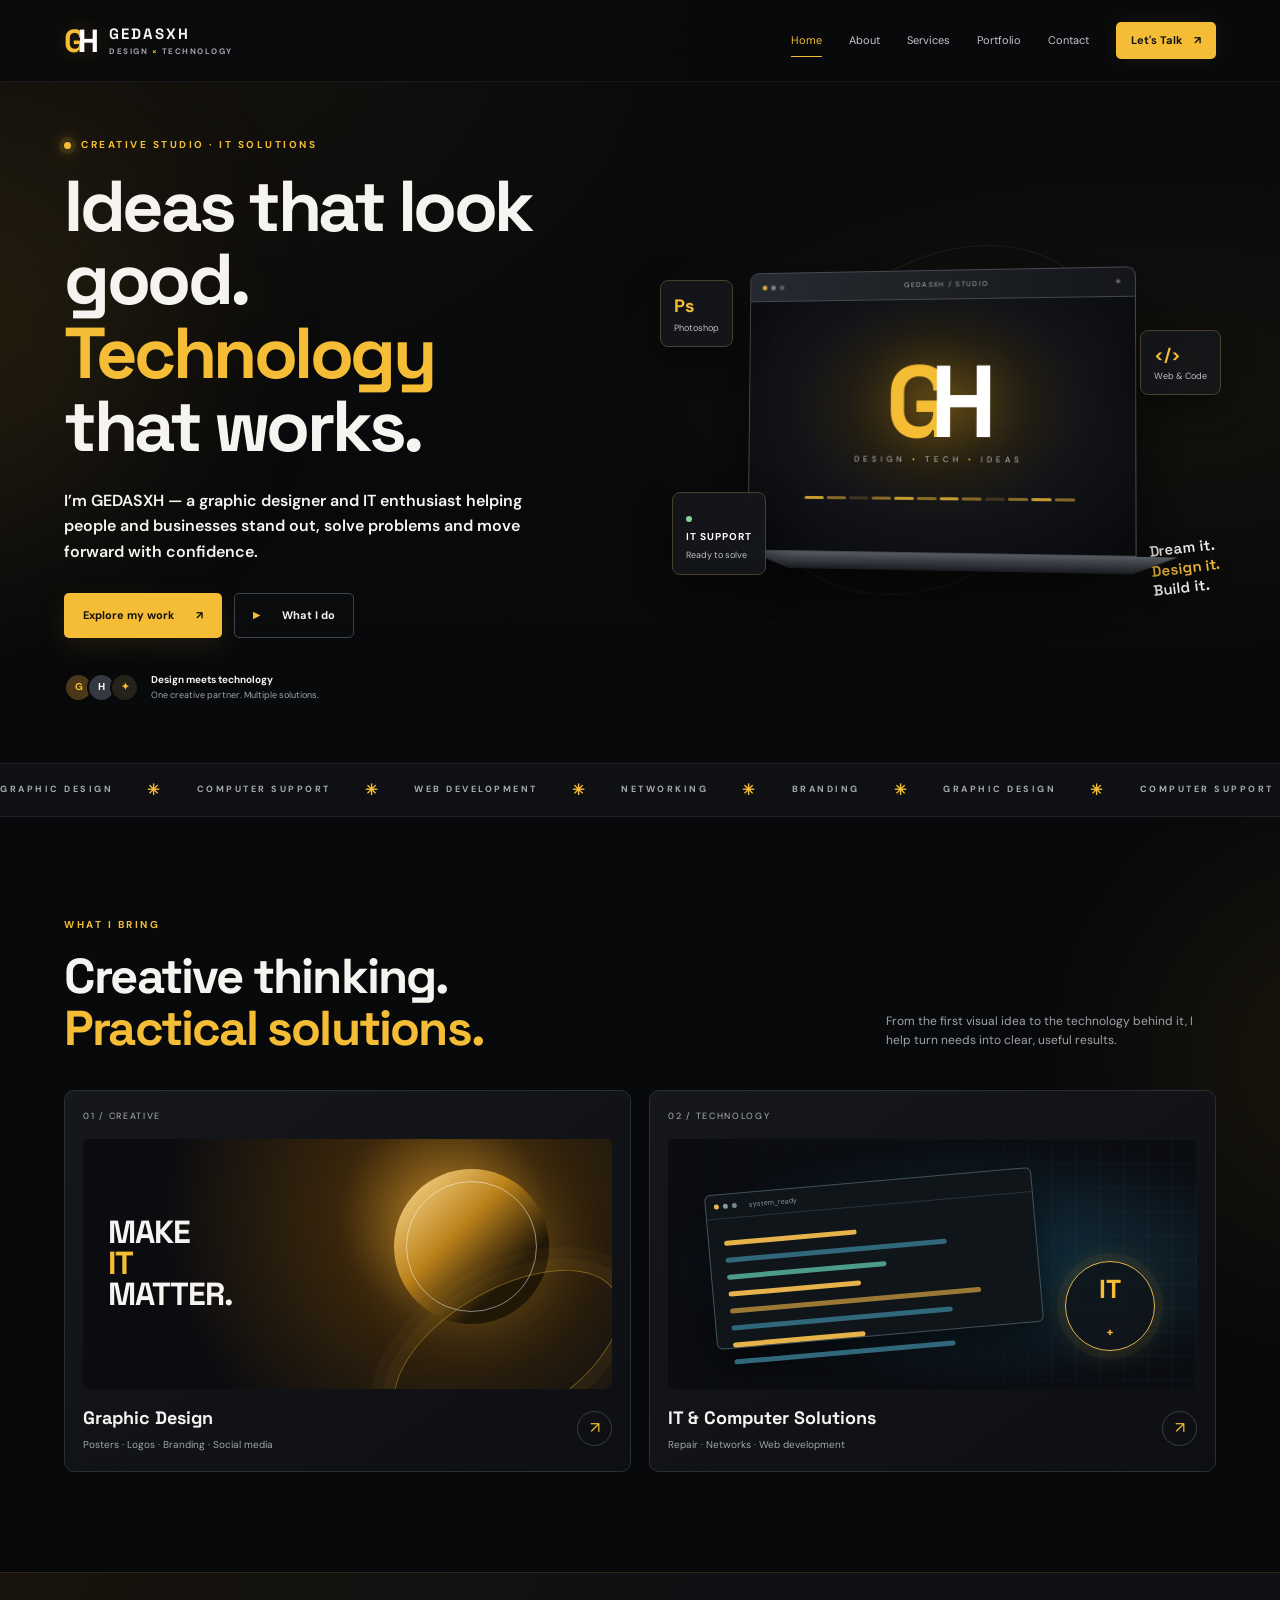
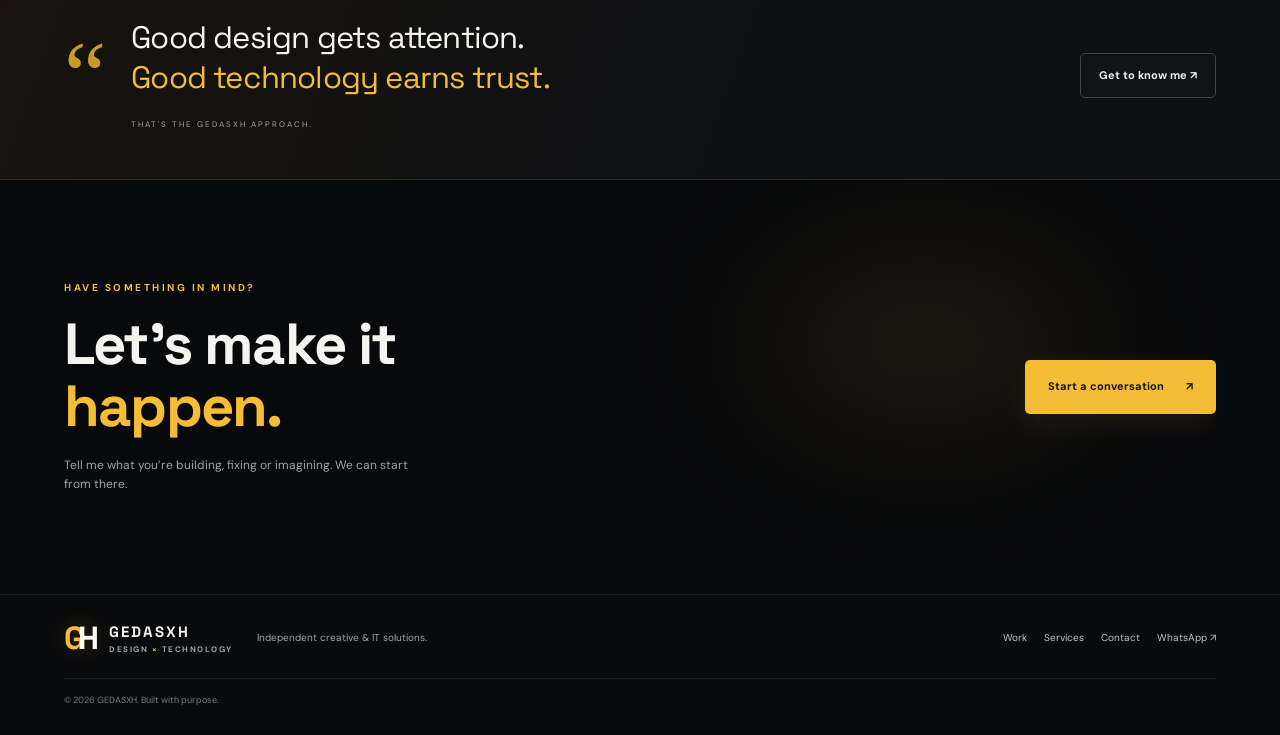
<file: index.html>
<!DOCTYPE html>
<html lang="en">
<head>
  <meta charset="UTF-8"><meta name="viewport" content="width=device-width, initial-scale=1.0">
  <meta name="description" content="GEDASXH — Graphic Design, IT support, computer repair, networking and web development.">
  <title>GEDASXH — Design Beyond Limits</title><link rel="stylesheet" href="style.css">
</head>
<body>
<div class="ambient ambient-one"></div><div class="ambient ambient-two"></div>
<header class="header"><a class="brand" href="index.html"><span class="brand-symbol">G<span>H</span></span><span class="brand-name">GEDASXH<small>DESIGN <b>×</b> TECHNOLOGY</small></span></a>
<button class="menu-toggle" aria-label="Open navigation" aria-expanded="false">☰</button>
<nav class="nav"><a class="active" href="index.html">Home</a><a href="about.html">About</a><a href="services.html">Services</a><a href="portfolio.html">Portfolio</a><a href="contact.html">Contact</a><a class="nav-cta" href="https://wa.me/255741755436" target="_blank" rel="noopener">Let's Talk <span>↗</span></a></nav></header>
<main>
<section class="hero wrap">
 <div class="hero-copy reveal"><div class="eyebrow"><span class="pulse"></span> CREATIVE STUDIO · IT SOLUTIONS</div>
  <h1>Ideas that look<br>good. <span>Technology</span><br>that works.</h1>
  <p class="hero-intro">I’m GEDASXH — a graphic designer and IT enthusiast helping people and businesses stand out, solve problems and move forward with confidence.</p>
  <div class="hero-actions"><a class="btn btn-gold" href="portfolio.html">Explore my work <span>↗</span></a><a class="btn btn-ghost" href="services.html"><span class="play">▶</span> What I do</a></div>
  <div class="hero-proof"><div class="proof-avatars"><span>G</span><span>H</span><span>✦</span></div><div><strong>Design meets technology</strong><small>One creative partner. Multiple solutions.</small></div></div>
 </div>
 <div class="hero-art reveal">
   <div class="art-orbit orbit-a"></div><div class="art-orbit orbit-b"></div>
   <div class="floating-chip chip-ps"><b>Ps</b><span>Photoshop</span></div><div class="floating-chip chip-code"><b>&lt;/&gt;</b><span>Web & Code</span></div>
   <div class="studio-card"><div class="studio-top"><span class="window-dots"><i></i><i></i><i></i></span><span>GEDASXH / STUDIO</span><span>✳</span></div><div class="studio-screen"><div class="studio-monogram">G<span>H</span></div><p>DESIGN <i>•</i> TECH <i>•</i> IDEAS</p><div class="studio-spectrum"><i></i><i></i><i></i><i></i><i></i><i></i><i></i><i></i><i></i><i></i><i></i><i></i></div></div><div class="studio-base"></div></div>
   <div class="floating-chip chip-it"><span class="status-dot"></span><b>IT SUPPORT</b><small>Ready to solve</small></div>
   <div class="art-signature">Dream it.<br><em>Design it.</em><br>Build it.</div>
 </div>
</section>
<section class="ticker"><div class="ticker-track"><span>GRAPHIC DESIGN</span><b>✳</b><span>COMPUTER SUPPORT</span><b>✳</b><span>WEB DEVELOPMENT</span><b>✳</b><span>NETWORKING</span><b>✳</b><span>BRANDING</span><b>✳</b><span>GRAPHIC DESIGN</span><b>✳</b><span>COMPUTER SUPPORT</span><b>✳</b><span>WEB DEVELOPMENT</span><b>✳</b></div></section>
<section class="section wrap">
 <div class="section-head reveal"><div><div class="eyebrow">WHAT I BRING</div><h2>Creative thinking.<br><span>Practical solutions.</span></h2></div><p>From the first visual idea to the technology behind it, I help turn needs into clear, useful results.</p></div>
 <div class="service-preview">
  <a class="feature-card feature-design reveal" href="services.html#design"><div class="feature-number">01 / CREATIVE</div><div class="feature-visual poster-visual"><div class="poster-small">MAKE<br><span>IT</span><br>MATTER.</div><div class="poster-orb"></div><div class="poster-lines"></div></div><div class="feature-bottom"><div><h3>Graphic Design</h3><p>Posters · Logos · Branding · Social media</p></div><span class="round-arrow">↗</span></div></a>
  <a class="feature-card feature-tech reveal" href="services.html#it"><div class="feature-number">02 / TECHNOLOGY</div><div class="feature-visual tech-visual"><div class="tech-grid"></div><div class="code-window"><div class="code-top"><i></i><i></i><i></i><span>system_ready</span></div><div class="code-lines"><b></b><i></i><i></i><b></b><i></i><i></i><b></b><i></i></div></div><div class="tech-ring">IT<span>+</span></div></div><div class="feature-bottom"><div><h3>IT & Computer Solutions</h3><p>Repair · Networks · Web development</p></div><span class="round-arrow">↗</span></div></a>
 </div>
</section>
<section class="statement"><div class="wrap statement-inner reveal"><div class="statement-mark">“</div><div><p>Good design gets attention.<br><span>Good technology earns trust.</span></p><small>THAT'S THE GEDASXH APPROACH.</small></div><a class="btn btn-ghost" href="about.html">Get to know me ↗</a></div></section>
<section class="section wrap final-cta reveal"><div><div class="eyebrow">HAVE SOMETHING IN MIND?</div><h2>Let’s make it<br><span>happen.</span></h2><p>Tell me what you’re building, fixing or imagining. We can start from there.</p></div><a class="btn btn-gold btn-large" href="contact.html">Start a conversation <span>↗</span></a><div class="cta-glow"></div></section>
</main>
<footer class="footer"><a class="brand" href="index.html"><span class="brand-symbol">G<span>H</span></span><span class="brand-name">GEDASXH<small>DESIGN <b>×</b> TECHNOLOGY</small></span></a><p>Independent creative & IT solutions.</p><div class="footer-links"><a href="portfolio.html">Work</a><a href="services.html">Services</a><a href="contact.html">Contact</a><a href="https://wa.me/255741755436" target="_blank" rel="noopener">WhatsApp ↗</a></div><small class="copyright">© <span data-year></span> GEDASXH. Built with purpose.</small></footer>
<script src="script.js"></script></body></html>
</file>
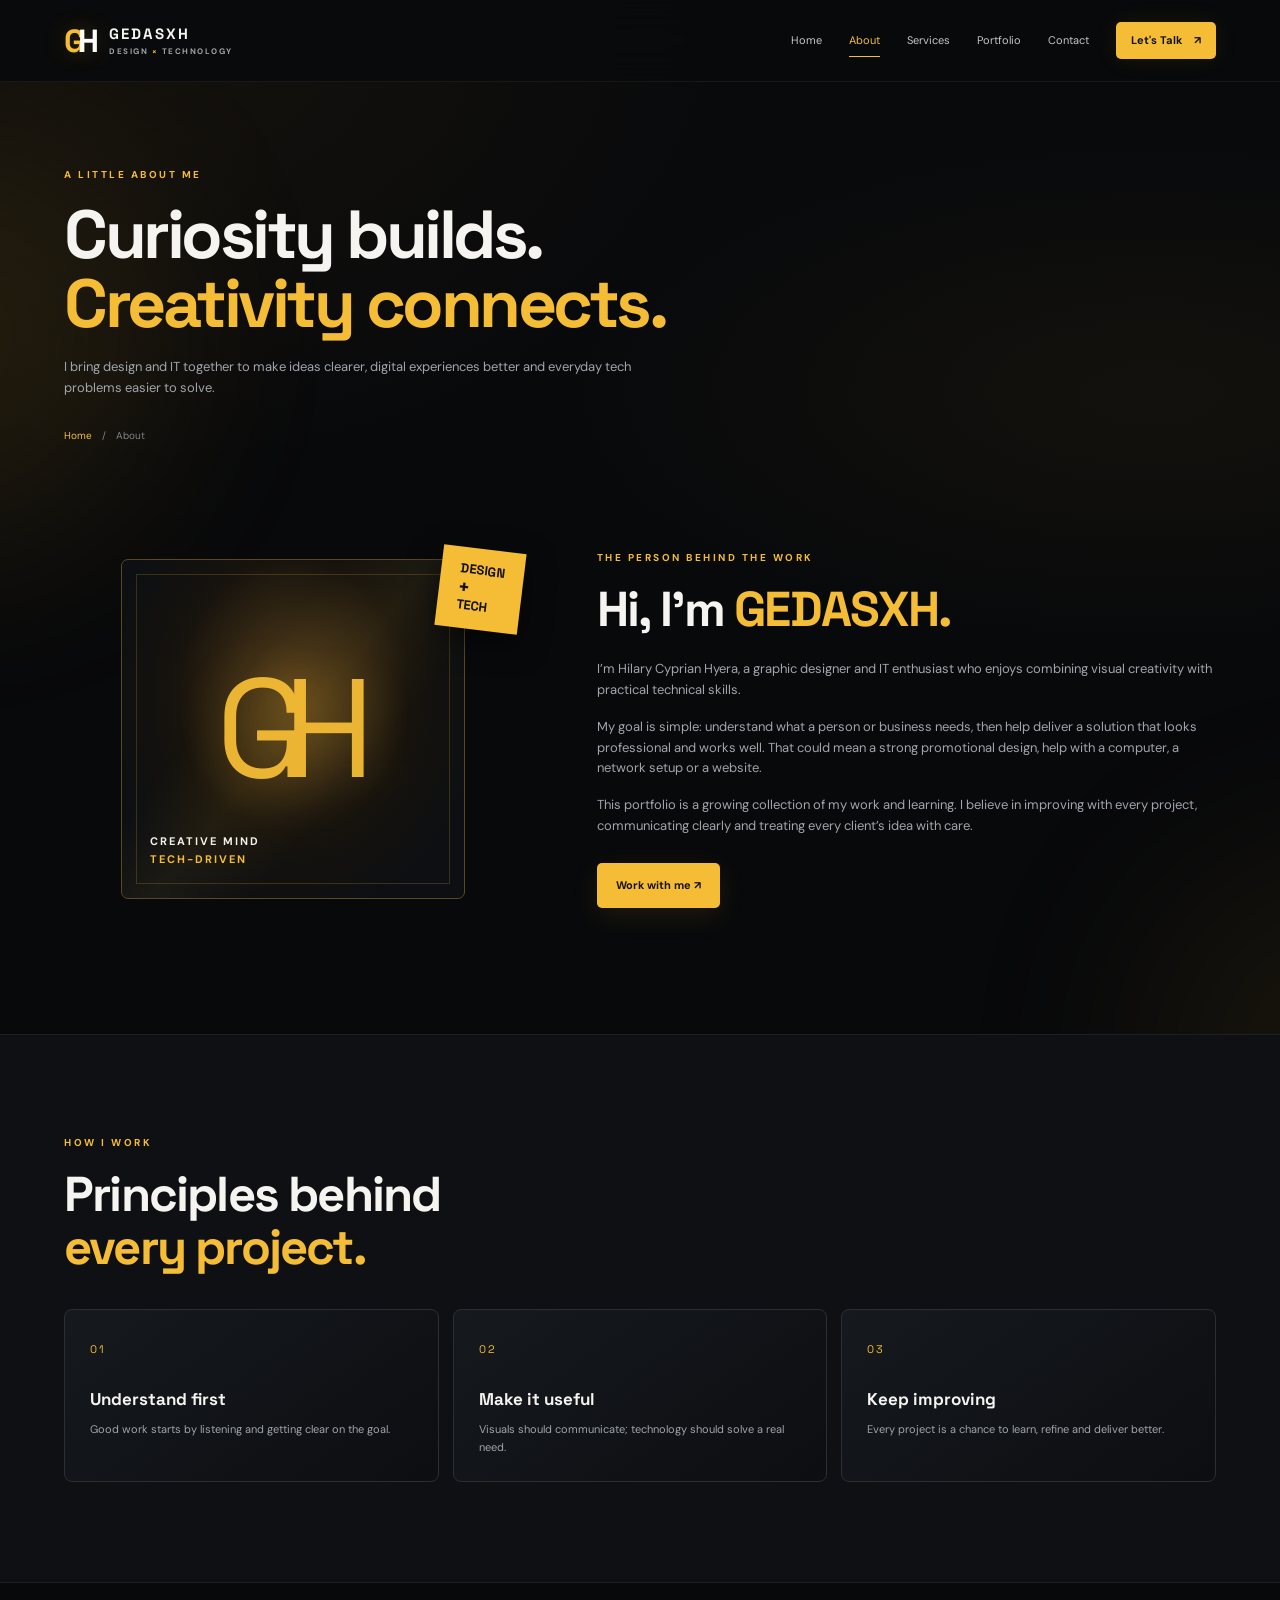
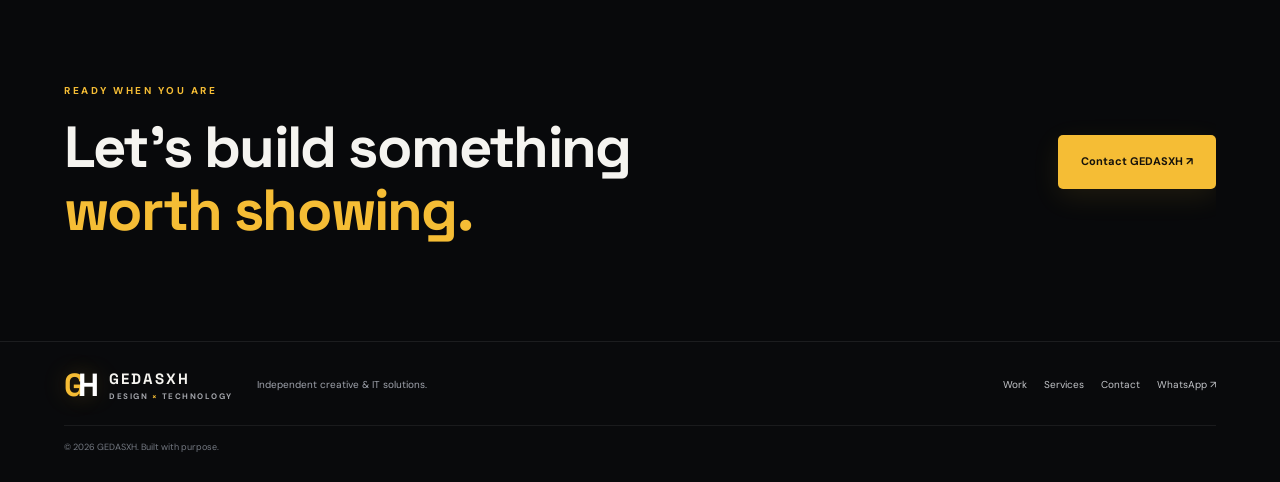
<file: about.html>
<!DOCTYPE html><html lang="en"><head><meta charset="UTF-8"><meta name="viewport" content="width=device-width, initial-scale=1.0"><title>About — GEDASXH</title><link rel="stylesheet" href="style.css"></head><body><div class="ambient ambient-one"></div><div class="ambient ambient-two"></div>
<header class="header"><a class="brand" href="index.html"><span class="brand-symbol">G<span>H</span></span><span class="brand-name">GEDASXH<small>DESIGN <b>×</b> TECHNOLOGY</small></span></a><button class="menu-toggle" aria-label="Open navigation" aria-expanded="false">☰</button><nav class="nav"><a href="index.html">Home</a><a class="active" href="about.html">About</a><a href="services.html">Services</a><a href="portfolio.html">Portfolio</a><a href="contact.html">Contact</a><a class="nav-cta" href="https://wa.me/255741755436" target="_blank" rel="noopener">Let's Talk <span>↗</span></a></nav></header>
<main><section class="page-hero wrap"><div class="eyebrow">A LITTLE ABOUT ME</div><h1>Curiosity builds.<br><span>Creativity connects.</span></h1><p>I bring design and IT together to make ideas clearer, digital experiences better and everyday tech problems easier to solve.</p><div class="breadcrumb"><a href="index.html">Home</a><span>/</span> About</div></section>
<section class="section wrap about-layout"><div class="about-art reveal"><div class="portrait-frame"><div class="portrait-monogram">GH</div><div class="portrait-caption">CREATIVE MIND<br><span>TECH-DRIVEN</span></div></div><div class="about-sticker">DESIGN<br><span>+</span><br>TECH</div></div><div class="about-text reveal"><div class="eyebrow">THE PERSON BEHIND THE WORK</div><h2>Hi, I’m <span>GEDASXH.</span></h2><p>I’m Hilary Cyprian Hyera, a graphic designer and IT enthusiast who enjoys combining visual creativity with practical technical skills.</p><p>My goal is simple: understand what a person or business needs, then help deliver a solution that looks professional and works well. That could mean a strong promotional design, help with a computer, a network setup or a website.</p><p>This portfolio is a growing collection of my work and learning. I believe in improving with every project, communicating clearly and treating every client’s idea with care.</p><a class="btn btn-gold" href="contact.html">Work with me ↗</a></div></section>
<section class="section values-section"><div class="wrap"><div class="section-head"><div><div class="eyebrow">HOW I WORK</div><h2>Principles behind<br><span>every project.</span></h2></div></div><div class="value-grid"><article class="value-card"><span>01</span><h3>Understand first</h3><p>Good work starts by listening and getting clear on the goal.</p></article><article class="value-card"><span>02</span><h3>Make it useful</h3><p>Visuals should communicate; technology should solve a real need.</p></article><article class="value-card"><span>03</span><h3>Keep improving</h3><p>Every project is a chance to learn, refine and deliver better.</p></article></div></div></section>
<section class="section wrap final-cta"><div><div class="eyebrow">READY WHEN YOU ARE</div><h2>Let’s build something<br><span>worth showing.</span></h2></div><a class="btn btn-gold btn-large" href="contact.html">Contact GEDASXH ↗</a></section></main>
<footer class="footer"><a class="brand" href="index.html"><span class="brand-symbol">G<span>H</span></span><span class="brand-name">GEDASXH<small>DESIGN <b>×</b> TECHNOLOGY</small></span></a><p>Independent creative & IT solutions.</p><div class="footer-links"><a href="portfolio.html">Work</a><a href="services.html">Services</a><a href="contact.html">Contact</a><a href="https://wa.me/255741755436" target="_blank" rel="noopener">WhatsApp ↗</a></div><small class="copyright">© <span data-year></span> GEDASXH. Built with purpose.</small></footer><script src="script.js"></script></body></html>
</file>
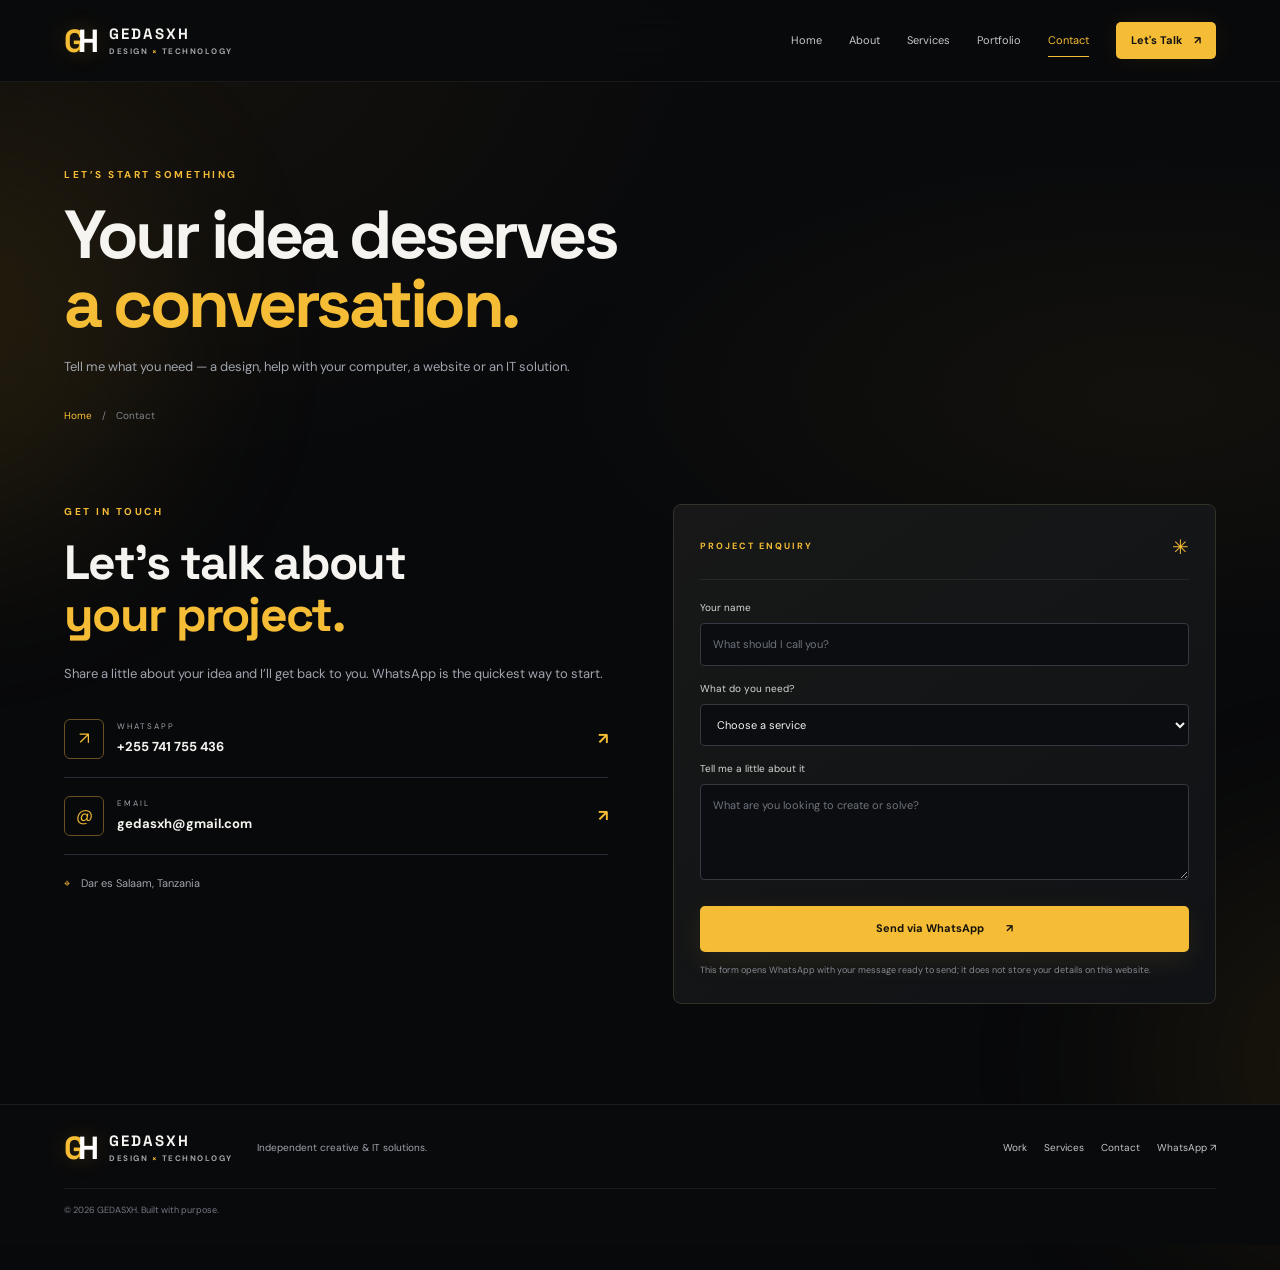
<file: contact.html>
<!DOCTYPE html><html lang="en"><head><meta charset="UTF-8"><meta name="viewport" content="width=device-width, initial-scale=1.0"><title>Contact — GEDASXH</title><link rel="stylesheet" href="style.css"></head><body><div class="ambient ambient-one"></div><div class="ambient ambient-two"></div>
<header class="header"><a class="brand" href="index.html"><span class="brand-symbol">G<span>H</span></span><span class="brand-name">GEDASXH<small>DESIGN <b>×</b> TECHNOLOGY</small></span></a><button class="menu-toggle" aria-label="Open navigation" aria-expanded="false">☰</button><nav class="nav"><a href="index.html">Home</a><a href="about.html">About</a><a href="services.html">Services</a><a href="portfolio.html">Portfolio</a><a class="active" href="contact.html">Contact</a><a class="nav-cta" href="https://wa.me/255741755436" target="_blank" rel="noopener">Let's Talk <span>↗</span></a></nav></header>
<main><section class="page-hero wrap"><div class="eyebrow">LET’S START SOMETHING</div><h1>Your idea deserves<br><span>a conversation.</span></h1><p>Tell me what you need — a design, help with your computer, a website or an IT solution.</p><div class="breadcrumb"><a href="index.html">Home</a><span>/</span> Contact</div></section>
<section class="section wrap contact-layout"><div class="contact-copy reveal"><div class="eyebrow">GET IN TOUCH</div><h2>Let’s talk about<br><span>your project.</span></h2><p>Share a little about your idea and I’ll get back to you. WhatsApp is the quickest way to start.</p><a class="contact-method" href="https://wa.me/255741755436" target="_blank" rel="noopener"><span class="method-icon">↗</span><span><small>WHATSAPP</small><strong>+255 741 755 436</strong></span><b>↗</b></a><a class="contact-method" href="mailto:gedasxh@gmail.com"><span class="method-icon">@</span><span><small>EMAIL</small><strong>gedasxh@gmail.com</strong></span><b>↗</b></a><div class="location-line"><span>⌖</span> Dar es Salaam, Tanzania</div></div>
<form class="contact-form reveal" id="contactForm"><div class="form-heading"><span>PROJECT ENQUIRY</span><div class="form-spark">✳</div></div><label for="name">Your name</label><input id="name" name="name" placeholder="What should I call you?" required><label for="service">What do you need?</label><select id="service" name="service" required><option value="">Choose a service</option><option>Graphic Design</option><option>Computer & IT Support</option><option>Website Development</option><option>Networking</option><option>Something else</option></select><label for="message">Tell me a little about it</label><textarea id="message" name="message" rows="4" placeholder="What are you looking to create or solve?" required></textarea><button class="btn btn-gold submit-btn" type="submit">Send via WhatsApp <span>↗</span></button><small class="form-note">This form opens WhatsApp with your message ready to send; it does not store your details on this website.</small></form></section></main>
<footer class="footer"><a class="brand" href="index.html"><span class="brand-symbol">G<span>H</span></span><span class="brand-name">GEDASXH<small>DESIGN <b>×</b> TECHNOLOGY</small></span></a><p>Independent creative & IT solutions.</p><div class="footer-links"><a href="portfolio.html">Work</a><a href="services.html">Services</a><a href="contact.html">Contact</a><a href="https://wa.me/255741755436" target="_blank" rel="noopener">WhatsApp ↗</a></div><small class="copyright">© <span data-year></span> GEDASXH. Built with purpose.</small></footer><script src="script.js"></script></body></html>
</file>
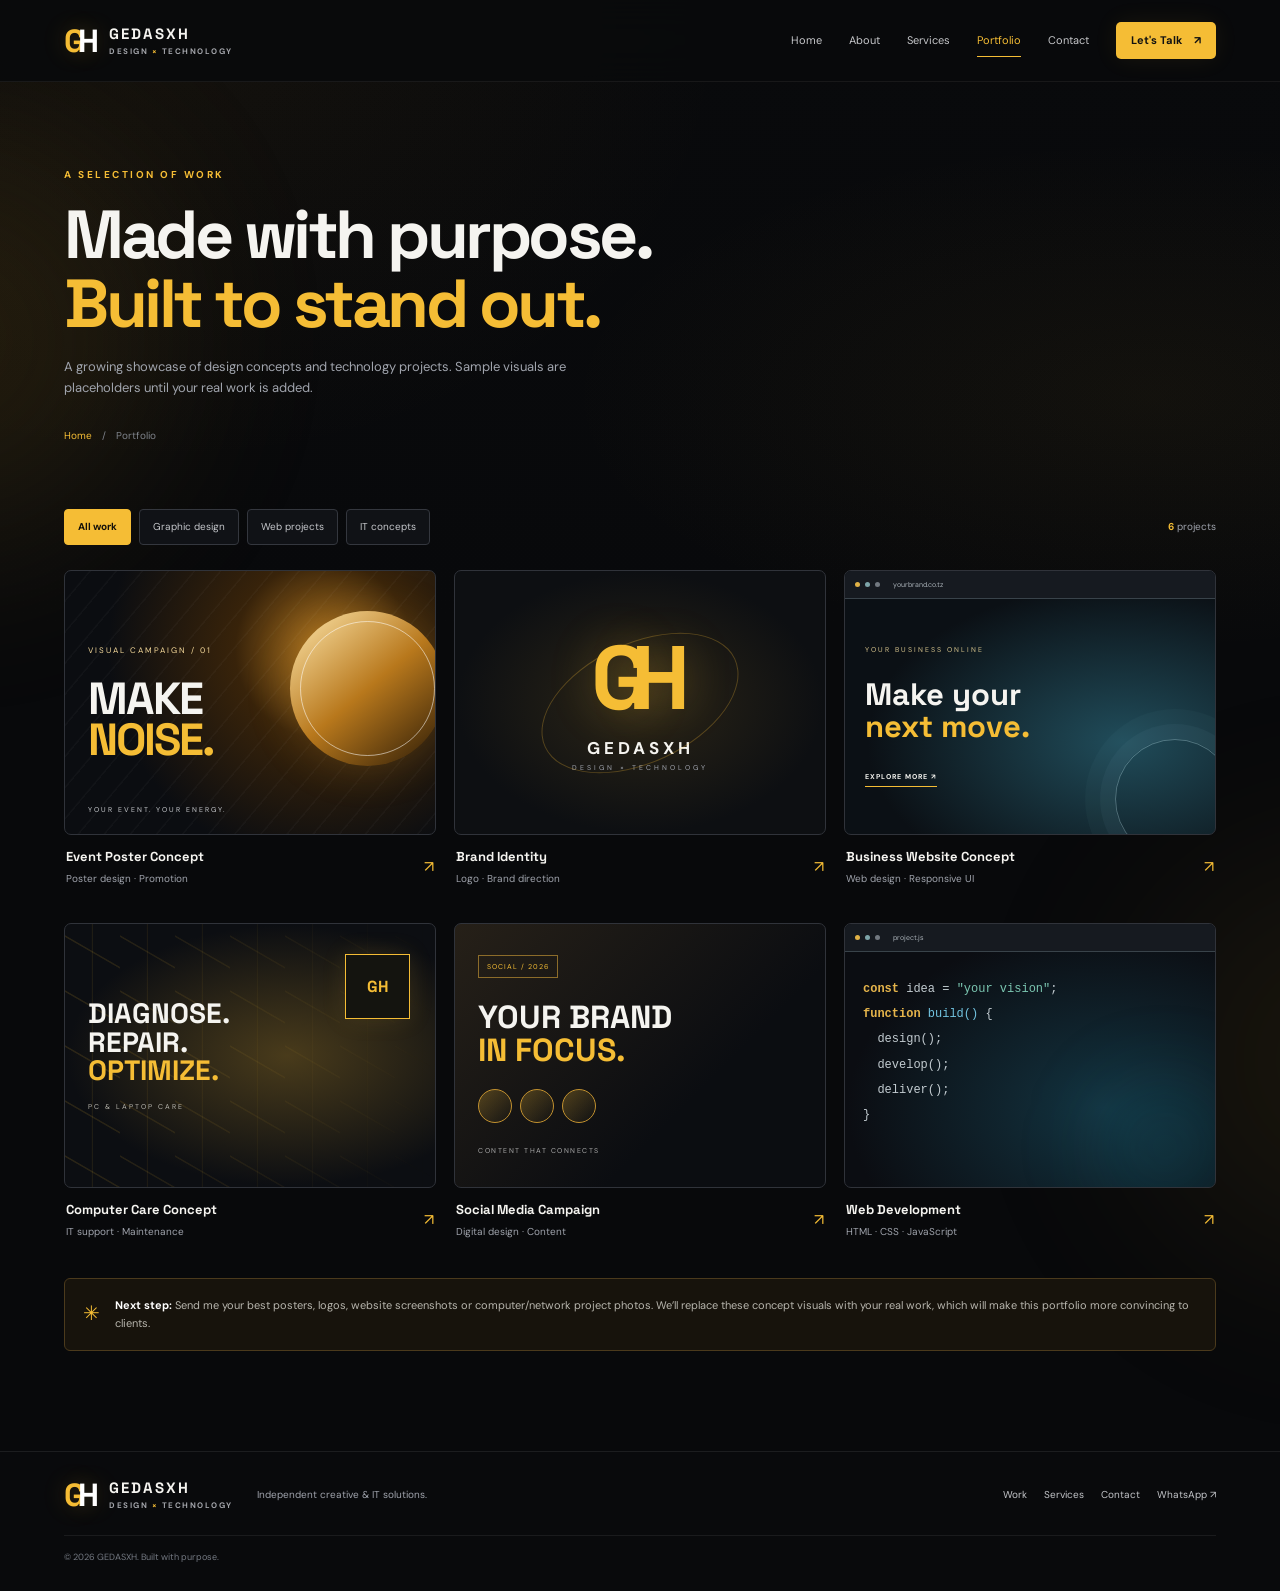
<file: portfolio.html>
<!DOCTYPE html><html lang="en"><head><meta charset="UTF-8"><meta name="viewport" content="width=device-width, initial-scale=1.0"><title>Portfolio — GEDASXH</title><link rel="stylesheet" href="style.css"></head><body><div class="ambient ambient-one"></div><div class="ambient ambient-two"></div>
<header class="header"><a class="brand" href="index.html"><span class="brand-symbol">G<span>H</span></span><span class="brand-name">GEDASXH<small>DESIGN <b>×</b> TECHNOLOGY</small></span></a><button class="menu-toggle" aria-label="Open navigation" aria-expanded="false">☰</button><nav class="nav"><a href="index.html">Home</a><a href="about.html">About</a><a href="services.html">Services</a><a class="active" href="portfolio.html">Portfolio</a><a href="contact.html">Contact</a><a class="nav-cta" href="https://wa.me/255741755436" target="_blank" rel="noopener">Let's Talk <span>↗</span></a></nav></header>
<main><section class="page-hero wrap"><div class="eyebrow">A SELECTION OF WORK</div><h1>Made with purpose.<br><span>Built to stand out.</span></h1><p>A growing showcase of design concepts and technology projects. Sample visuals are placeholders until your real work is added.</p><div class="breadcrumb"><a href="index.html">Home</a><span>/</span> Portfolio</div></section>
<section class="section wrap portfolio-page"><div class="portfolio-toolbar"><div class="filters"><button class="filter active" data-filter="all">All work</button><button class="filter" data-filter="design">Graphic design</button><button class="filter" data-filter="web">Web projects</button><button class="filter" data-filter="it">IT concepts</button></div><span class="result-count"><b id="workCount">6</b> projects</span></div>
<div class="gallery-grid">
<article class="gallery-card gallery-tall" data-category="design"><div class="gallery-art gallery-poster"><span class="gallery-kicker">VISUAL CAMPAIGN / 01</span><div class="gallery-type">MAKE<br><i>NOISE.</i></div><div class="gallery-sun"></div><div class="gallery-footer">YOUR EVENT. YOUR ENERGY.</div></div><div class="gallery-meta"><div><h3>Event Poster Concept</h3><p>Poster design · Promotion</p></div><span>↗</span></div></article>
<article class="gallery-card" data-category="design"><div class="gallery-art gallery-logo"><div class="logo-big">GH</div><strong>GEDASXH</strong><small>DESIGN × TECHNOLOGY</small><div class="logo-orbit"></div></div><div class="gallery-meta"><div><h3>Brand Identity</h3><p>Logo · Brand direction</p></div><span>↗</span></div></article>
<article class="gallery-card" data-category="web"><div class="gallery-art gallery-web"><div class="browser-bar"><i></i><i></i><i></i><span>yourbrand.co.tz</span></div><div class="web-mock"><small>YOUR BUSINESS ONLINE</small><strong>Make your<br><em>next move.</em></strong><b>EXPLORE MORE ↗</b></div><div class="web-orb"></div></div><div class="gallery-meta"><div><h3>Business Website Concept</h3><p>Web design · Responsive UI</p></div><span>↗</span></div></article>
<article class="gallery-card" data-category="it"><div class="gallery-art gallery-repair"><div class="circuit"></div><div class="chip"><span>GH</span></div><strong>DIAGNOSE.<br>REPAIR.<br><i>OPTIMIZE.</i></strong><small>PC & LAPTOP CARE</small></div><div class="gallery-meta"><div><h3>Computer Care Concept</h3><p>IT support · Maintenance</p></div><span>↗</span></div></article>
<article class="gallery-card" data-category="design"><div class="gallery-art gallery-social"><div class="social-pill">SOCIAL / 2026</div><strong>YOUR BRAND<br><span>IN FOCUS.</span></strong><div class="social-circles"><i></i><i></i><i></i></div><small>CONTENT THAT CONNECTS</small></div><div class="gallery-meta"><div><h3>Social Media Campaign</h3><p>Digital design · Content</p></div><span>↗</span></div></article>
<article class="gallery-card" data-category="web"><div class="gallery-art gallery-code"><div class="terminal-top"><i></i><i></i><i></i><span>project.js</span></div><div class="terminal-code"><b>const</b> idea = <em>"your vision"</em>;<br><b>function</b> <span>build()</span> {<br>&nbsp;&nbsp;design();<br>&nbsp;&nbsp;develop();<br>&nbsp;&nbsp;deliver();<br>}</div><div class="code-glow"></div></div><div class="gallery-meta"><div><h3>Web Development</h3><p>HTML · CSS · JavaScript</p></div><span>↗</span></div></article>
</div><div class="notice"><span>✳</span><p><strong>Next step:</strong> Send me your best posters, logos, website screenshots or computer/network project photos. We’ll replace these concept visuals with your real work, which will make this portfolio more convincing to clients.</p></div></section></main>
<footer class="footer"><a class="brand" href="index.html"><span class="brand-symbol">G<span>H</span></span><span class="brand-name">GEDASXH<small>DESIGN <b>×</b> TECHNOLOGY</small></span></a><p>Independent creative & IT solutions.</p><div class="footer-links"><a href="portfolio.html">Work</a><a href="services.html">Services</a><a href="contact.html">Contact</a><a href="https://wa.me/255741755436" target="_blank" rel="noopener">WhatsApp ↗</a></div><small class="copyright">© <span data-year></span> GEDASXH. Built with purpose.</small></footer><script src="script.js"></script></body></html>
</file>
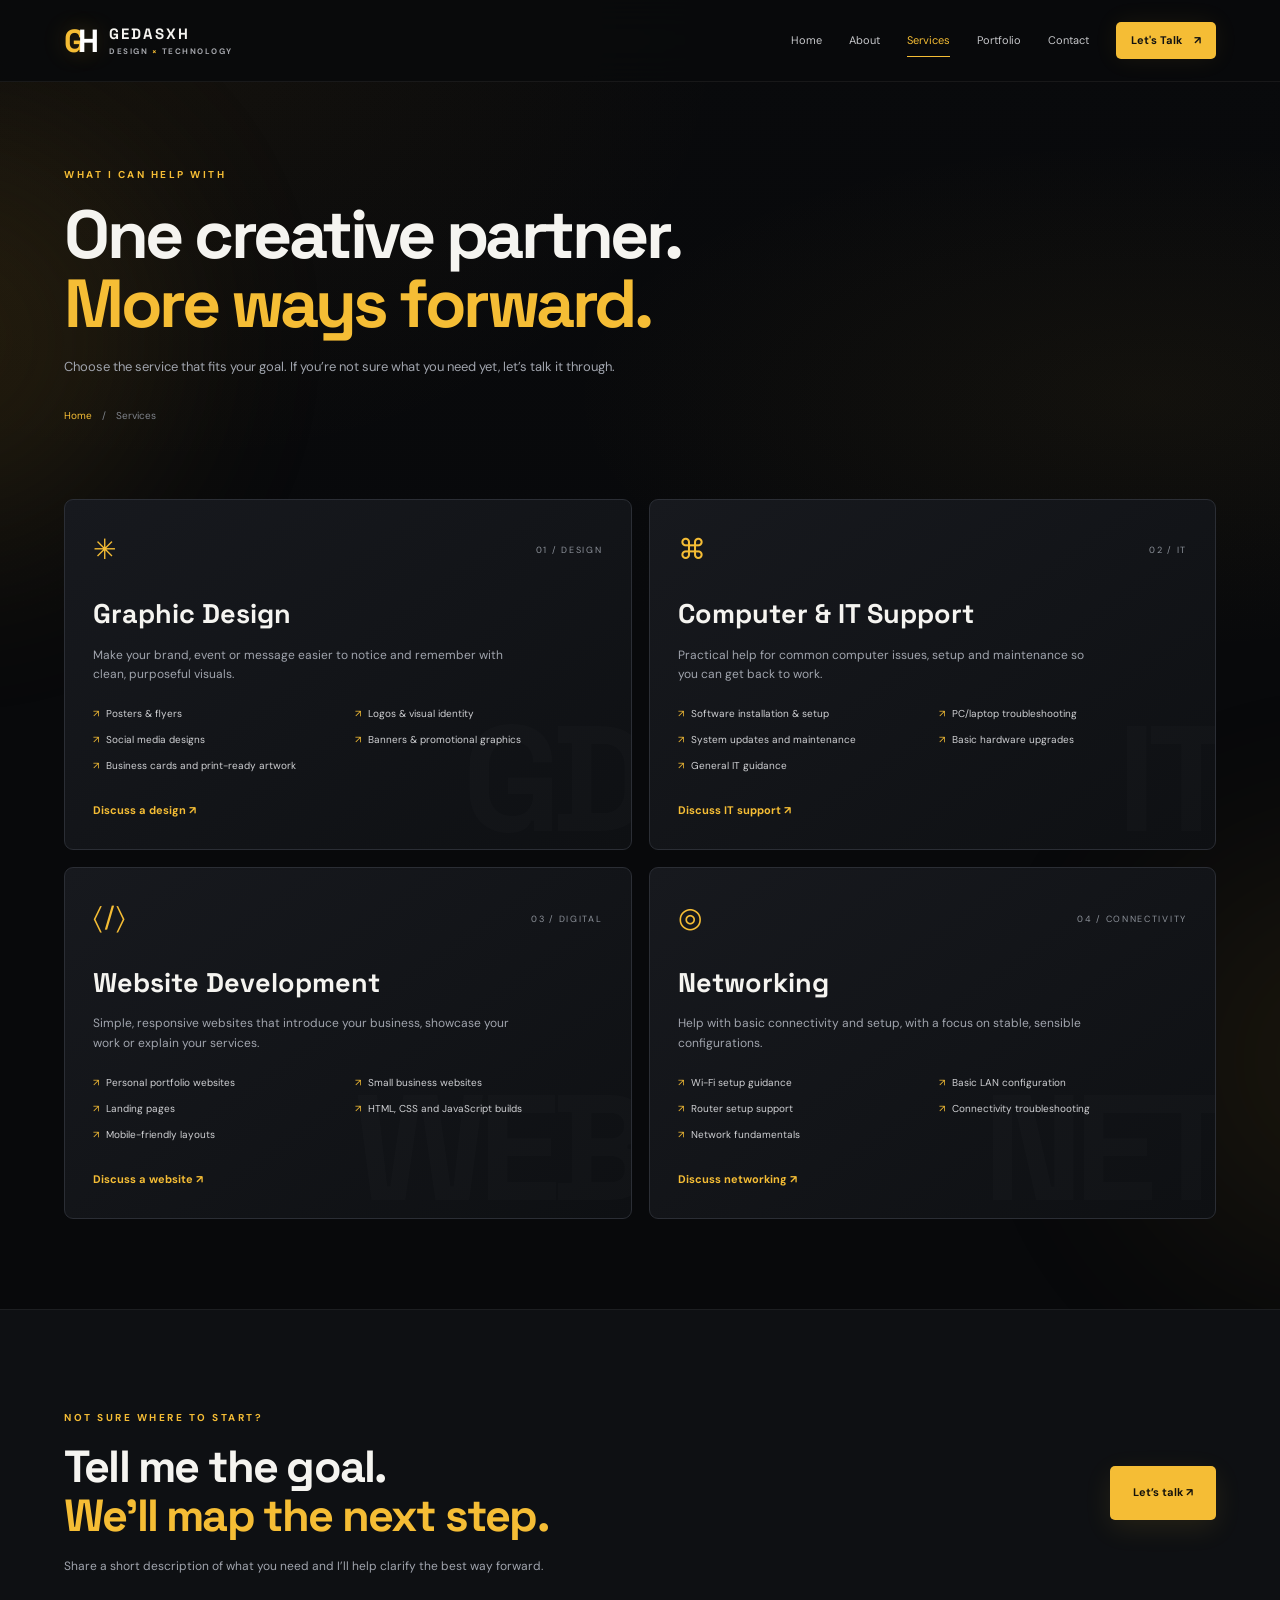
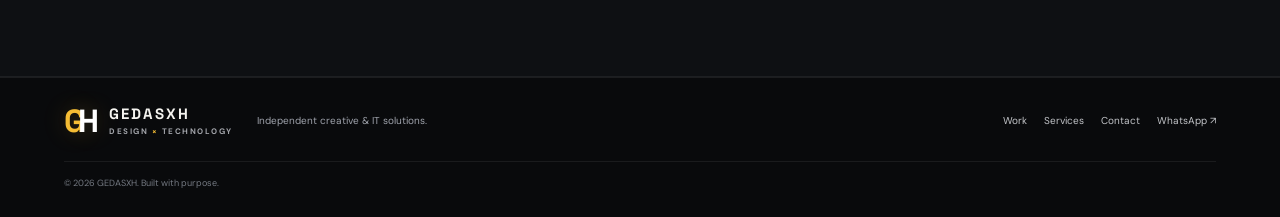
<file: services.html>
<!DOCTYPE html><html lang="en"><head><meta charset="UTF-8"><meta name="viewport" content="width=device-width, initial-scale=1.0"><title>Services — GEDASXH</title><link rel="stylesheet" href="style.css"></head><body><div class="ambient ambient-one"></div><div class="ambient ambient-two"></div>
<header class="header"><a class="brand" href="index.html"><span class="brand-symbol">G<span>H</span></span><span class="brand-name">GEDASXH<small>DESIGN <b>×</b> TECHNOLOGY</small></span></a><button class="menu-toggle" aria-label="Open navigation" aria-expanded="false">☰</button><nav class="nav"><a href="index.html">Home</a><a href="about.html">About</a><a class="active" href="services.html">Services</a><a href="portfolio.html">Portfolio</a><a href="contact.html">Contact</a><a class="nav-cta" href="https://wa.me/255741755436" target="_blank" rel="noopener">Let's Talk <span>↗</span></a></nav></header>
<main><section class="page-hero wrap"><div class="eyebrow">WHAT I CAN HELP WITH</div><h1>One creative partner.<br><span>More ways forward.</span></h1><p>Choose the service that fits your goal. If you’re not sure what you need yet, let’s talk it through.</p><div class="breadcrumb"><a href="index.html">Home</a><span>/</span> Services</div></section>
<section class="section wrap services-page-grid"><article class="service-detail reveal" id="design"><div class="detail-top"><span class="detail-icon">✳</span><span>01 / DESIGN</span></div><h2>Graphic Design</h2><p>Make your brand, event or message easier to notice and remember with clean, purposeful visuals.</p><ul><li>Posters & flyers</li><li>Logos & visual identity</li><li>Social media designs</li><li>Banners & promotional graphics</li><li>Business cards and print-ready artwork</li></ul><a class="text-link" href="contact.html?service=Graphic%20Design">Discuss a design ↗</a><div class="detail-watermark">GD</div></article>
<article class="service-detail reveal" id="it"><div class="detail-top"><span class="detail-icon">⌘</span><span>02 / IT</span></div><h2>Computer & IT Support</h2><p>Practical help for common computer issues, setup and maintenance so you can get back to work.</p><ul><li>Software installation & setup</li><li>PC/laptop troubleshooting</li><li>System updates and maintenance</li><li>Basic hardware upgrades</li><li>General IT guidance</li></ul><a class="text-link" href="contact.html?service=IT%20Support">Discuss IT support ↗</a><div class="detail-watermark">IT</div></article>
<article class="service-detail reveal"><div class="detail-top"><span class="detail-icon">〈/〉</span><span>03 / DIGITAL</span></div><h2>Website Development</h2><p>Simple, responsive websites that introduce your business, showcase your work or explain your services.</p><ul><li>Personal portfolio websites</li><li>Small business websites</li><li>Landing pages</li><li>HTML, CSS and JavaScript builds</li><li>Mobile-friendly layouts</li></ul><a class="text-link" href="contact.html?service=Web%20Development">Discuss a website ↗</a><div class="detail-watermark">WEB</div></article>
<article class="service-detail reveal"><div class="detail-top"><span class="detail-icon">◎</span><span>04 / CONNECTIVITY</span></div><h2>Networking</h2><p>Help with basic connectivity and setup, with a focus on stable, sensible configurations.</p><ul><li>Wi-Fi setup guidance</li><li>Basic LAN configuration</li><li>Router setup support</li><li>Connectivity troubleshooting</li><li>Network fundamentals</li></ul><a class="text-link" href="contact.html?service=Networking">Discuss networking ↗</a><div class="detail-watermark">NET</div></article></section>
<section class="section values-section"><div class="wrap service-banner"><div><div class="eyebrow">NOT SURE WHERE TO START?</div><h2>Tell me the goal.<br><span>We’ll map the next step.</span></h2><p>Share a short description of what you need and I’ll help clarify the best way forward.</p></div><a class="btn btn-gold btn-large" href="contact.html">Let’s talk ↗</a></div></section></main>
<footer class="footer"><a class="brand" href="index.html"><span class="brand-symbol">G<span>H</span></span><span class="brand-name">GEDASXH<small>DESIGN <b>×</b> TECHNOLOGY</small></span></a><p>Independent creative & IT solutions.</p><div class="footer-links"><a href="portfolio.html">Work</a><a href="services.html">Services</a><a href="contact.html">Contact</a><a href="https://wa.me/255741755436" target="_blank" rel="noopener">WhatsApp ↗</a></div><small class="copyright">© <span data-year></span> GEDASXH. Built with purpose.</small></footer><script src="script.js"></script></body></html>
</file>
<file: style.css>
@import url('https://fonts.googleapis.com/css2?family=DM+Sans:wght@400;500;600;700&family=Space+Grotesk:wght@400;500;600;700&display=swap');
:root{--bg:#08090b;--surface:#111318;--surface2:#171a20;--gold:#f5bd35;--gold2:#ffdc82;--text:#f5f4f0;--muted:#a0a4ad;--line:#292d35;--max:1160px}
*{box-sizing:border-box}html{scroll-behavior:smooth;scroll-padding-top:100px}body{margin:0;background:var(--bg);color:var(--text);font-family:'DM Sans',sans-serif;line-height:1.6;overflow-x:hidden}body:before{content:"";position:fixed;inset:0;z-index:-2;pointer-events:none;background:radial-gradient(ellipse at 14% 4%,#a8751b12,transparent 35%),radial-gradient(ellipse at 90% 44%,#b28a2810,transparent 36%),linear-gradient(180deg,#090a0c,#08090b 70%)}a{color:inherit;text-decoration:none}button,input,textarea,select{font:inherit}.ambient{position:absolute;z-index:-1;width:420px;height:420px;border-radius:50%;filter:blur(100px);opacity:.12;pointer-events:none}.ambient-one{background:#d39a21;top:130px;left:-260px}.ambient-two{background:#8b671d;top:850px;right:-280px}.wrap{width:min(var(--max),90%);margin-inline:auto}.header{height:82px;padding:0 max(5%,calc((100% - var(--max))/2));display:flex;align-items:center;justify-content:space-between;gap:25px;border-bottom:1px solid #ffffff10;background:#090a0ce8;backdrop-filter:blur(18px);position:sticky;top:0;z-index:30}.brand{display:flex;align-items:center;gap:11px;flex-shrink:0}.brand-symbol{font-family:'Space Grotesk';font-size:32px;letter-spacing:-7px;font-weight:700;color:var(--gold);padding-right:6px;line-height:1;text-shadow:0 0 25px #f5bd3538}.brand-symbol span{color:#fff}.brand-name{font-family:'Space Grotesk';font-weight:700;font-size:15px;letter-spacing:2px;line-height:1.2}.brand-name small{display:block;color:#a3a5ab;font-family:'DM Sans';font-size:8px;letter-spacing:1.5px;margin-top:4px}.brand-name b{color:var(--gold)}.nav{display:flex;align-items:center;gap:27px;font-size:11px;color:#c6c7cb}.nav>a:not(.nav-cta){transition:color .2s;position:relative}.nav>a:not(.nav-cta):after{content:"";position:absolute;left:0;bottom:-8px;height:1px;width:0;background:var(--gold);transition:width .2s}.nav>a:hover,.nav>a.active{color:var(--gold)}.nav>a:hover:after,.nav>a.active:after{width:100%}.nav-cta{background:var(--gold);color:#111;padding:10px 15px;border-radius:5px;font-weight:700;box-shadow:0 0 25px #f5bd3514}.nav-cta span{margin-left:9px}.menu-toggle{display:none;color:var(--gold);background:transparent;border:1px solid var(--line);padding:7px 10px;border-radius:6px;font-size:20px}.hero{min-height:620px;display:grid;grid-template-columns:1fr 1fr;gap:40px;align-items:center;padding-top:55px;padding-bottom:60px}.eyebrow{font-size:10px;letter-spacing:2.5px;font-weight:700;color:var(--gold);margin-bottom:17px;display:flex;align-items:center;gap:10px}.pulse{height:7px;width:7px;border-radius:50%;background:var(--gold);box-shadow:0 0 0 5px #f5bd3518,0 0 15px var(--gold)}h1,h2,h3,p{margin-top:0}.hero h1,.page-hero h1{font-family:'Space Grotesk';font-size:clamp(45px,5.8vw,72px);line-height:1.02;letter-spacing:-3.5px;margin-bottom:24px}.hero h1 span,.page-hero h1 span,.section-head h2 span,.final-cta h2 span,.about-text h2 span,.contact-copy h2 span,.service-banner h2 span{color:var(--gold)}.hero-intro{font-size:16px;font-weight:600;max-width:500px;line-height:1.6}.hero-copy>p:not(.hero-intro){font-size:13px;color:var(--muted);max-width:470px}.hero-actions{display:flex;align-items:center;gap:12px;flex-wrap:wrap;margin:28px 0}.btn{display:inline-flex;align-items:center;justify-content:center;gap:22px;padding:13px 18px;font-size:11px;font-weight:700;border-radius:5px;transition:transform .2s,box-shadow .2s,background .2s;border:1px solid transparent}.btn:hover{transform:translateY(-3px)}.btn-gold{background:var(--gold);color:#15120b;box-shadow:0 8px 28px #f5bd3519}.btn-gold:hover{background:var(--gold2);box-shadow:0 10px 35px #f5bd3530}.btn-ghost{border-color:#41434a;color:#f0f0ed;background:#ffffff03}.btn-ghost:hover{border-color:var(--gold)}.play{font-size:9px;color:var(--gold)}.hero-proof{display:flex;align-items:center;gap:12px;margin-top:34px}.proof-avatars{display:flex}.proof-avatars span{width:29px;height:29px;border:2px solid var(--bg);border-radius:50%;display:grid;place-items:center;margin-left:-6px;background:#25221a;color:var(--gold);font-size:10px;font-weight:700}.proof-avatars span:first-child{margin-left:0;background:#4b3818}.proof-avatars span:nth-child(2){background:#343840;color:#fff}.hero-proof strong,.hero-proof small{display:block}.hero-proof strong{font-size:10px}.hero-proof small{font-size:9px;color:var(--muted)}.hero-art{height:430px;position:relative;display:grid;place-items:center;isolation:isolate}.hero-art:before{content:"";position:absolute;width:360px;height:360px;border-radius:50%;background:radial-gradient(circle,#b3832528,transparent 68%);filter:blur(8px)}.art-orbit{position:absolute;border:1px solid #f5bd3524;border-radius:50%;transform:rotate(-28deg)}.orbit-a{width:390px;height:245px}.orbit-b{width:300px;height:400px;transform:rotate(47deg);border-color:#fff1}.studio-card{position:relative;width:min(88%,390px);z-index:2;transform:perspective(1000px) rotateY(-7deg) rotateX(2deg);filter:drop-shadow(0 28px 35px #000a)}.studio-top{height:29px;background:linear-gradient(90deg,#272a30,#14161a);border:1px solid #454951;border-bottom:0;border-radius:9px 9px 0 0;display:flex;align-items:center;justify-content:space-between;padding:0 12px;font-size:7px;letter-spacing:1.3px;color:#aeb0b6}.window-dots{display:flex;gap:4px}.window-dots i,.code-top i,.terminal-top i{height:5px;width:5px;border-radius:50%;background:#d3a43e;display:inline-block}.window-dots i:nth-child(2){background:#7c7e82}.window-dots i:nth-child(3){background:#575a60}.studio-screen{height:255px;border:1px solid #44474e;background:radial-gradient(ellipse at 50% 42%,#392b0c 0,#111318 55%,#08090b 100%);display:flex;flex-direction:column;align-items:center;justify-content:center;overflow:hidden;position:relative}.studio-screen:after{content:"";position:absolute;inset:0;background:repeating-linear-gradient(0deg,transparent 0 3px,#fff1 4px);opacity:.12}.studio-monogram{font-family:'Space Grotesk';font-weight:700;font-size:102px;letter-spacing:-23px;line-height:1;color:var(--gold);text-shadow:0 0 45px #f5bd3550;padding-right:18px}.studio-monogram span{color:#fff}.studio-screen p{font-size:8px;letter-spacing:4px;color:#bfc0c2}.studio-screen p i{color:var(--gold);font-style:normal}.studio-spectrum{height:3px;width:70%;display:flex;gap:3px;margin-top:24px}.studio-spectrum i{flex:1;background:var(--gold);border-radius:5px;opacity:.8}.studio-spectrum i:nth-child(3n){opacity:.2}.studio-spectrum i:nth-child(2n){opacity:.5}.studio-base{height:17px;background:linear-gradient(#555a61,#191b20);clip-path:polygon(0 0,100% 0,90% 100%,10% 100%);margin:0 auto;width:110%}.floating-chip{position:absolute;z-index:4;background:#15171bdf;border:1px solid #47402b;border-radius:8px;padding:11px 13px;box-shadow:0 12px 35px #0007;backdrop-filter:blur(8px)}.floating-chip b{color:var(--gold);font-size:18px;display:block}.floating-chip span,.floating-chip small{display:block;font-size:9px;color:#c0c1c5}.chip-ps{left:0;top:75px}.chip-code{right:-5px;top:125px}.chip-code b{font-size:17px}.chip-it{left:12px;bottom:60px}.chip-it b{font-size:10px;color:#fff;letter-spacing:1px}.chip-it small{margin-top:3px}.status-dot{display:inline-block!important;width:6px;height:6px;border-radius:50%;background:#83d69b;margin-right:5px}.art-signature{position:absolute;right:-4px;bottom:38px;font-family:'Space Grotesk';font-size:15px;font-weight:600;line-height:1.3;transform:rotate(-7deg);text-shadow:0 4px 15px #000}.art-signature em{color:var(--gold);font-style:normal}.ticker{overflow:hidden;border-block:1px solid #ffffff12;background:#0e1013;padding:14px 0}.ticker-track{display:flex;align-items:center;justify-content:space-around;gap:34px;white-space:nowrap;min-width:max-content;animation:marquee 32s linear infinite;font-size:9px;letter-spacing:2.5px;font-weight:700;color:#a7a9ad}.ticker-track b{color:var(--gold);font-size:15px}@keyframes marquee{to{transform:translateX(-20%)}}.section{padding-top:100px;padding-bottom:100px}.section-head{display:flex;align-items:end;justify-content:space-between;gap:30px;margin-bottom:35px}.section-head h2,.final-cta h2,.service-banner h2{font-family:'Space Grotesk';font-size:clamp(34px,4vw,49px);line-height:1.08;letter-spacing:-1.8px;margin:0}.section-head>p{max-width:330px;color:var(--muted);font-size:12px;margin-bottom:5px}.service-preview{display:grid;grid-template-columns:1fr 1fr;gap:18px}.feature-card{display:block;background:linear-gradient(145deg,#15171c,#0d0f12);border:1px solid #2b2e35;border-radius:10px;padding:18px;overflow:hidden;transition:transform .25s,border-color .25s}.feature-card:hover{transform:translateY(-5px);border-color:#826323}.feature-number{font-size:9px;color:#aeb0b5;letter-spacing:1.7px}.feature-visual{height:250px;margin:15px 0;position:relative;overflow:hidden;border-radius:5px}.poster-visual{background:radial-gradient(circle at 68% 30%,#a36e1e,#39260b 26%,#0b0c10 70%);display:flex;align-items:center;padding:25px}.poster-small{font-family:'Space Grotesk';font-weight:700;font-size:32px;line-height:.98;letter-spacing:-1px;position:relative;z-index:2}.poster-small span{color:var(--gold)}.poster-orb{position:absolute;right:12%;top:12%;width:155px;height:155px;border-radius:50%;background:linear-gradient(135deg,#ffe4a0,#bd831b 40%,#211707 72%);box-shadow:0 0 60px #f5bd3540}.poster-orb:after{content:"";position:absolute;inset:12px;border:1px solid #fff7;border-radius:50%}.poster-lines{position:absolute;right:-20px;bottom:-30px;width:250px;height:130px;border:1px solid #f5bd3566;border-radius:50%;transform:rotate(-30deg);box-shadow:0 0 0 12px #f5bd350b,0 0 0 24px #f5bd3509}.tech-visual{background:radial-gradient(ellipse at 60% 50%,#123242,#0b0d12 70%)}.tech-grid{position:absolute;inset:0;background-image:linear-gradient(#7ac9e50b 1px,transparent 1px),linear-gradient(90deg,#7ac9e50b 1px,transparent 1px);background-size:24px 24px;mask-image:linear-gradient(90deg,transparent,#000)}.code-window{position:absolute;left:8%;top:17%;width:62%;height:62%;background:#10151a;border:1px solid #42525a;border-radius:6px;box-shadow:0 15px 40px #0009;transform:rotate(-5deg)}.code-top{height:24px;border-bottom:1px solid #28323a;display:flex;align-items:center;gap:4px;padding:0 8px}.code-top i{width:5px;height:5px;background:#e7b74c}.code-top i:nth-child(2){background:#7c9c9f}.code-top i:nth-child(3){background:#7a838a}.code-top span{font-size:7px;color:#88979f;margin-left:8px}.code-lines{padding:22px 15px;display:grid;gap:12px}.code-lines i,.code-lines b{display:block;height:5px;border-radius:5px;background:#31677b;width:75%}.code-lines i:nth-of-type(2){width:54%;background:#4d9c8b}.code-lines i:nth-of-type(3){width:85%;background:#9c7837}.code-lines b{width:45%;background:#e5b34a}.tech-ring{position:absolute;right:8%;bottom:15%;height:90px;width:90px;border:1px solid #e5b34a;border-radius:50%;display:grid;place-items:center;font-family:'Space Grotesk';font-weight:700;font-size:26px;color:var(--gold);background:#10151acc;box-shadow:0 0 0 8px #f5bd350c,0 0 35px #f5bd3520}.tech-ring span{font-size:13px}.feature-bottom{display:flex;justify-content:space-between;align-items:center;gap:15px}.feature-bottom h3{font-family:'Space Grotesk';font-size:18px;margin:0 0 4px}.feature-bottom p{font-size:10px;color:var(--muted);margin:0}.round-arrow{width:35px;height:35px;border:1px solid #3a3d43;border-radius:50%;display:grid;place-items:center;color:var(--gold);transition:background .2s}.feature-card:hover .round-arrow{background:var(--gold);color:#111}.statement{border-block:1px solid #302819;background:linear-gradient(110deg,#17130c,#0e1014 60%);padding:44px 0}.statement-inner{display:flex;align-items:center;gap:25px}.statement-mark{font-family:Georgia,serif;font-size:95px;line-height:.7;color:var(--gold);opacity:.8}.statement p{font-family:'Space Grotesk';font-size:clamp(20px,3vw,31px);line-height:1.3;letter-spacing:-.8px;margin:0 0 12px}.statement p span{color:var(--gold)}.statement small{font-size:8px;letter-spacing:2px;color:var(--muted)}.statement .btn{margin-left:auto;white-space:nowrap}.final-cta{position:relative;display:flex;align-items:center;justify-content:space-between;gap:30px;overflow:hidden}.final-cta>div:first-child{position:relative;z-index:2}.final-cta h2{font-size:clamp(38px,5vw,58px)}.final-cta p{font-size:12px;color:var(--muted);max-width:370px;margin:18px 0 0}.btn-large{padding:17px 22px;position:relative;z-index:2;white-space:nowrap}.cta-glow{position:absolute;width:350px;height:200px;right:10%;top:15%;background:#e9a92716;filter:blur(70px);border-radius:50%}.footer{border-top:1px solid #ffffff14;padding:27px max(5%,calc((100% - var(--max))/2));display:flex;align-items:center;gap:24px;flex-wrap:wrap;background:#090a0c}.footer>p{font-size:10px;color:var(--muted);margin:0 auto 0 0}.footer-links{display:flex;gap:17px;font-size:10px;color:#c3c5c9}.footer-links a:hover{color:var(--gold)}.copyright{width:100%;border-top:1px solid #ffffff12;padding-top:14px;color:#747982;font-size:9px}.page-hero{padding-top:85px;padding-bottom:35px;position:relative}.page-hero h1{font-size:clamp(45px,6vw,68px);margin-bottom:18px}.page-hero>p{max-width:570px;font-size:13px;color:var(--muted)}.breadcrumb{display:flex;gap:10px;font-size:10px;color:#7f838b;margin-top:30px}.breadcrumb a{color:var(--gold)}.about-layout{display:grid;grid-template-columns:.85fr 1.15fr;gap:75px;align-items:center;padding-top:45px}.about-art{height:410px;position:relative;display:grid;place-items:center}.portrait-frame{width:75%;height:340px;border:1px solid #5b4722;border-radius:7px;position:relative;overflow:hidden;background:radial-gradient(ellipse at 50% 40%,#57401c,#17130d 48%,#0d0f12 78%);display:flex;align-items:center;justify-content:center}.portrait-frame:before{content:"";position:absolute;inset:14px;border:1px solid #f5bd3530}.portrait-frame:after{content:"";position:absolute;inset:0;background:linear-gradient(130deg,transparent 35%,#f5bd3510 50%,transparent 66%)}.portrait-monogram{font-family:'Space Grotesk';font-size:140px;letter-spacing:-25px;color:#f5bd35;text-shadow:0 0 60px #f5bd3545;opacity:.95;padding-right:20px}.portrait-caption{position:absolute;left:28px;bottom:30px;font-size:11px;letter-spacing:2px;font-weight:700}.portrait-caption span{color:var(--gold)}.about-sticker{position:absolute;right:0;top:25px;background:var(--gold);color:#14110a;padding:15px 19px;font-family:'Space Grotesk';font-weight:700;font-size:13px;line-height:1.1;transform:rotate(7deg);box-shadow:0 10px 30px #0008}.about-sticker span{font-size:20px}.about-text h2,.contact-copy h2{font-family:'Space Grotesk';font-size:clamp(36px,4vw,49px);line-height:1.1;letter-spacing:-1.7px;margin-bottom:22px}.about-text>p:not(.eyebrow),.contact-copy>p{color:var(--muted);font-size:13px;margin-bottom:16px}.about-text .btn{margin-top:10px}.values-section{background:#0e1013;border-block:1px solid #ffffff10}.value-grid{display:grid;grid-template-columns:repeat(3,1fr);gap:14px}.value-card{padding:25px;border:1px solid #2b2e35;background:linear-gradient(145deg,#16191e,#0c0e11);border-radius:8px}.value-card>span{font-family:'Space Grotesk';font-size:11px;color:var(--gold);letter-spacing:2px}.value-card h3{font-family:'Space Grotesk';font-size:17px;margin:25px 0 8px}.value-card p{font-size:11px;color:var(--muted);margin:0}.services-page-grid{display:grid;grid-template-columns:1fr 1fr;gap:17px;padding-top:40px;padding-bottom:90px}.service-detail{position:relative;overflow:hidden;background:linear-gradient(145deg,#17191e,#0e1013);border:1px solid #2b2e35;border-radius:9px;padding:28px;min-height:350px}.service-detail:hover{border-color:#6e5424}.detail-top{display:flex;justify-content:space-between;align-items:center;font-size:9px;letter-spacing:1.7px;color:#8d929a}.detail-icon{color:var(--gold);font-size:28px}.service-detail h2{font-family:'Space Grotesk';font-size:27px;margin:20px 0 10px;position:relative}.service-detail>p{font-size:12px;color:var(--muted);max-width:420px;position:relative}.service-detail ul{list-style:none;padding:0;margin:22px 0;display:grid;grid-template-columns:1fr 1fr;gap:10px 14px;position:relative}.service-detail li{font-size:10px;color:#d0d1d4}.service-detail li:before{content:"↗";color:var(--gold);margin-right:7px}.text-link{font-size:11px;color:var(--gold);font-weight:700;position:relative}.detail-watermark{position:absolute;right:-10px;bottom:-50px;font-family:'Space Grotesk';font-size:150px;font-weight:700;color:#ffffff04;letter-spacing:-10px;pointer-events:none}.service-banner{display:flex;align-items:center;justify-content:space-between;gap:30px}.service-banner h2{font-size:clamp(30px,4vw,45px)}.service-banner p{font-size:12px;color:var(--muted);max-width:480px;margin:16px 0 0}.portfolio-page{padding-top:30px}.portfolio-toolbar{display:flex;justify-content:space-between;align-items:center;gap:20px;margin-bottom:25px}.filters{display:flex;gap:8px;flex-wrap:wrap}.filter{background:#101216;border:1px solid #34373e;border-radius:4px;color:#c5c7cb;padding:9px 13px;font-size:10px;cursor:pointer;transition:all .2s}.filter:hover,.filter.active{background:var(--gold);color:#14110a;border-color:var(--gold);font-weight:700}.result-count{font-size:10px;color:var(--muted);white-space:nowrap}.result-count b{color:var(--gold)}.gallery-grid{display:grid;grid-template-columns:repeat(3,1fr);gap:18px}.gallery-card{min-width:0;transition:transform .2s}.gallery-card:hover{transform:translateY(-4px)}.gallery-card.filtered-out{display:none}.gallery-art{height:265px;position:relative;overflow:hidden;border:1px solid #30333a;border-radius:7px;display:flex;flex-direction:column;justify-content:center;padding:23px}.gallery-meta{display:flex;justify-content:space-between;align-items:center;padding:12px 2px 18px}.gallery-meta h3{font-family:'Space Grotesk';font-size:13px;margin:0 0 3px}.gallery-meta p{font-size:10px;color:var(--muted);margin:0}.gallery-meta>span{color:var(--gold)}.gallery-poster{background:radial-gradient(circle at 70% 30%,#ae741f,#38230a 28%,#0b0d11 68%)}.gallery-poster:before{content:"";position:absolute;inset:0;background:repeating-linear-gradient(130deg,transparent 0 18px,#ffffff07 19px 20px)}.gallery-kicker{font-size:8px;letter-spacing:2px;color:#f5d99a;position:relative;z-index:2}.gallery-type{font-family:'Space Grotesk';font-weight:700;font-size:45px;line-height:.91;letter-spacing:-2px;margin-top:22px;position:relative;z-index:2}.gallery-type i{font-style:normal;color:var(--gold)}.gallery-sun{position:absolute;width:155px;height:155px;border-radius:50%;right:-10px;top:40px;background:linear-gradient(140deg,#ffe8ad,#b8781c 50%,#271806);box-shadow:0 0 45px #e2a12c38}.gallery-sun:after{content:"";position:absolute;inset:10px;border:1px solid #fff8;border-radius:50%}.gallery-footer{position:absolute;bottom:19px;font-size:7px;letter-spacing:2px;color:#c7c9cd}.gallery-logo{align-items:center;text-align:center;background:radial-gradient(ellipse at center,#2b2517,#0d0f12 70%)}.logo-big{font-family:'Space Grotesk';font-size:90px;line-height:1;font-weight:700;letter-spacing:-20px;color:var(--gold);padding-right:20px;text-shadow:0 0 45px #f5bd3545}.gallery-logo strong{font-size:17px;letter-spacing:4px;margin-top:12px}.gallery-logo small{font-size:7px;letter-spacing:3px;color:var(--muted)}.logo-orbit{position:absolute;width:210px;height:120px;border:1px solid #f5bd3544;border-radius:50%;transform:rotate(-25deg)}.gallery-web{background:radial-gradient(ellipse at 75% 65%,#204c5a,#0b1015 65%);padding:0;justify-content:flex-start}.browser-bar,.terminal-top{height:28px;display:flex;align-items:center;gap:5px;background:#161a20;border-bottom:1px solid #39434a;padding:0 10px}.browser-bar i,.terminal-top i{width:5px;height:5px;background:#e0b246;border-radius:50%}.browser-bar i:nth-child(2),.terminal-top i:nth-child(2){background:#7da5a9}.browser-bar i:nth-child(3),.terminal-top i:nth-child(3){background:#727980}.browser-bar span,.terminal-top span{font-size:7px;color:#aab2b8;margin-left:8px}.web-mock{padding:35px 20px;position:relative;z-index:2}.web-mock small{font-size:7px;letter-spacing:2px;color:#d4c18b}.web-mock strong{display:block;font-family:'Space Grotesk';font-size:31px;line-height:1.05;margin:18px 0}.web-mock em{font-style:normal;color:var(--gold)}.web-mock b{font-size:7px;letter-spacing:1px;border-bottom:1px solid var(--gold);padding-bottom:5px}.web-orb{position:absolute;width:120px;height:120px;border:1px solid #b9e1e955;border-radius:50%;right:-20px;bottom:-25px;box-shadow:0 0 0 15px #b9e1e90a,0 0 0 30px #b9e1e907}.gallery-repair{background:radial-gradient(ellipse at 60% 50%,#493b1b,#0c0e12 70%)}.circuit{position:absolute;inset:0;background-image:linear-gradient(30deg,transparent 48%,#f5bd3522 49%,#f5bd3522 50%,transparent 51%),linear-gradient(90deg,transparent 48%,#f5bd3518 49%,#f5bd3518 50%,transparent 51%);background-size:55px 55px;mask-image:linear-gradient(90deg,#000,transparent)}.chip{position:absolute;right:25px;top:30px;width:65px;height:65px;border:1px solid var(--gold);display:grid;place-items:center;color:var(--gold);font-family:'Space Grotesk';font-weight:700;background:#14140f;box-shadow:0 0 25px #f5bd3520}.gallery-repair strong{font-family:'Space Grotesk';font-size:28px;line-height:1.03;position:relative}.gallery-repair strong i{font-style:normal;color:var(--gold)}.gallery-repair small{font-size:7px;letter-spacing:2px;color:#b9b7af;margin-top:16px}.gallery-social{background:linear-gradient(135deg,#262018,#0b0d11 65%)}.social-pill{align-self:flex-start;border:1px solid #8c6c2a;color:var(--gold);padding:5px 8px;font-size:7px;letter-spacing:1px}.gallery-social strong{font-family:'Space Grotesk';font-size:32px;line-height:1.02;margin-top:23px}.gallery-social strong span{color:var(--gold)}.social-circles{display:flex;gap:8px;margin:22px 0}.social-circles i{width:34px;height:34px;border-radius:50%;border:1px solid #c2912f;background:linear-gradient(135deg,#f5bd3544,transparent)}.gallery-social small{font-size:7px;letter-spacing:1.5px;color:#aaa}.gallery-code{background:radial-gradient(ellipse at 70% 70%,#133340,#0b0d12 70%);padding:0;justify-content:flex-start}.terminal-code{font-family:monospace;font-size:12px;line-height:2.1;padding:25px 18px;color:#c2cbd0;position:relative;z-index:2}.terminal-code b{color:#e5b44b}.terminal-code em{color:#7bc6b1;font-style:normal}.terminal-code span{color:#72c4e1}.code-glow{position:absolute;width:140px;height:140px;border-radius:50%;background:#1386a022;filter:blur(40px);right:-20px;bottom:-30px}.notice{display:flex;gap:15px;align-items:flex-start;border:1px solid #4b3a1c;background:#17130c;border-radius:6px;padding:18px;margin-top:20px}.notice>span{color:var(--gold);font-size:20px}.notice p{font-size:11px;color:#b7b5ad;margin:0}.notice strong{color:#fff}.contact-layout{display:grid;grid-template-columns:1fr 1fr;gap:65px;padding-top:45px;padding-bottom:100px}.contact-copy h2{font-size:clamp(36px,4vw,48px)}.contact-method{display:flex;align-items:center;gap:13px;border-bottom:1px solid #292d35;padding:18px 0}.method-icon{height:40px;width:40px;display:grid;place-items:center;border:1px solid #6a5122;border-radius:6px;color:var(--gold);font-size:17px}.contact-method span:nth-child(2){flex:1}.contact-method small,.contact-method strong{display:block}.contact-method small{font-size:8px;letter-spacing:2px;color:var(--muted)}.contact-method strong{font-size:13px;margin-top:4px}.contact-method>b{color:var(--gold)}.location-line{font-size:11px;color:var(--muted);margin-top:20px}.location-line span{color:var(--gold);margin-right:8px}.contact-form{border:1px solid #34312a;background:linear-gradient(145deg,#171817,#101216);border-radius:8px;padding:26px}.form-heading{display:flex;justify-content:space-between;align-items:center;border-bottom:1px solid #ffffff12;padding-bottom:16px;margin-bottom:20px}.form-heading>span{font-size:9px;letter-spacing:2px;color:var(--gold);font-weight:700}.form-spark{font-size:20px;color:var(--gold)}.contact-form label{display:block;font-size:10px;color:#d6d6d3;margin:15px 0 7px}.contact-form input,.contact-form select,.contact-form textarea{width:100%;background:#0b0d10;color:#f4f4f0;border:1px solid #343840;border-radius:4px;padding:12px;font-size:11px;outline:none}.contact-form input:focus,.contact-form select:focus,.contact-form textarea:focus{border-color:#ad8129}.contact-form textarea{resize:vertical}.contact-form input::placeholder,.contact-form textarea::placeholder{color:#6e747d}.submit-btn{width:100%;margin-top:18px;cursor:pointer}.form-note{display:block;font-size:9px;color:#858a92;margin-top:12px;line-height:1.5}.reveal{opacity:0;transform:translateY(18px);transition:opacity .7s ease,transform .7s ease}.reveal.is-visible{opacity:1;transform:translateY(0)}
@media(max-width:900px){.header{padding:0 5%;height:74px}.menu-toggle{display:block}.nav{display:none;position:absolute;top:73px;left:0;right:0;background:#0d0f12f7;backdrop-filter:blur(15px);padding:22px 5%;border-bottom:1px solid var(--line);align-items:stretch;flex-direction:column;gap:18px}.nav.open{display:flex}.nav-cta{text-align:center}.hero{grid-template-columns:1fr;padding-top:35px;gap:5px}.hero-copy{order:2}.hero-art{order:1;height:380px}.hero h1{font-size:clamp(49px,8vw,68px)}.section{padding-top:75px;padding-bottom:75px}.about-layout,.contact-layout{grid-template-columns:1fr;gap:35px}.about-art{max-width:500px;width:100%;margin:auto}.gallery-grid{grid-template-columns:repeat(2,1fr)}.statement-inner{flex-wrap:wrap}.statement .btn{margin-left:0}.footer{padding:25px 5%}.footer>p{margin-right:0}.services-page-grid{padding-top:25px}.service-detail{padding:23px}.contact-layout{padding-top:25px}}
@media(max-width:560px){.wrap{width:90%}.brand-name{font-size:13px}.brand-symbol{font-size:29px}.hero{padding-bottom:55px}.hero-art{height:300px}.studio-card{width:82%}.studio-screen{height:195px}.studio-monogram{font-size:78px}.chip-ps{left:-3px;top:45px}.chip-code{right:-4px;top:70px}.chip-it{left:0;bottom:25px}.art-signature{right:0;bottom:15px;font-size:12px}.orbit-a{width:290px;height:200px}.orbit-b{width:235px;height:300px}.hero h1{font-size:47px;letter-spacing:-2.5px}.hero-intro{font-size:14px}.section-head{display:block}.section-head>p{margin-top:17px}.service-preview{grid-template-columns:1fr}.feature-visual{height:220px}.statement-inner{gap:15px}.statement-mark{font-size:65px}.statement p{font-size:22px}.statement .btn{width:100%}.final-cta{display:block}.final-cta .btn{margin-top:25px}.footer{gap:15px}.footer>p{flex-basis:100%;order:2}.footer-links{order:3;flex-wrap:wrap}.copyright{order:4}.page-hero{padding-top:65px}.page-hero h1{font-size:46px;letter-spacing:-2.5px}.about-art{height:330px}.portrait-frame{height:285px}.portrait-monogram{font-size:110px}.about-sticker{right:0;top:8px}.value-grid{grid-template-columns:1fr}.value-card{padding:20px}.services-page-grid{grid-template-columns:1fr;gap:12px}.service-detail{min-height:0;padding:22px}.service-detail ul{grid-template-columns:1fr}.portfolio-toolbar{align-items:flex-start;flex-direction:column}.gallery-grid{grid-template-columns:1fr 1fr;gap:10px}.gallery-art{height:200px;padding:14px}.gallery-type{font-size:32px}.gallery-sun{width:100px;height:100px;right:-15px;top:45px}.gallery-meta h3{font-size:11px}.gallery-meta p{font-size:9px}.gallery-logo .logo-big{font-size:66px}.gallery-logo strong{font-size:12px;letter-spacing:2px}.gallery-web .web-mock{padding:28px 12px}.web-mock strong{font-size:24px}.gallery-repair strong{font-size:22px}.gallery-social strong{font-size:25px}.terminal-code{font-size:9px;padding:23px 10px}.contact-form{padding:20px}.contact-method strong{font-size:12px}.service-banner{display:block}.service-banner .btn{margin-top:25px}.filters{gap:6px}.filter{padding:8px 10px;font-size:9px}}
@media(prefers-reduced-motion:reduce){*,*:before,*:after{scroll-behavior:auto!important;animation:none!important;transition:none!important}.reveal{opacity:1;transform:none}}
</file>
